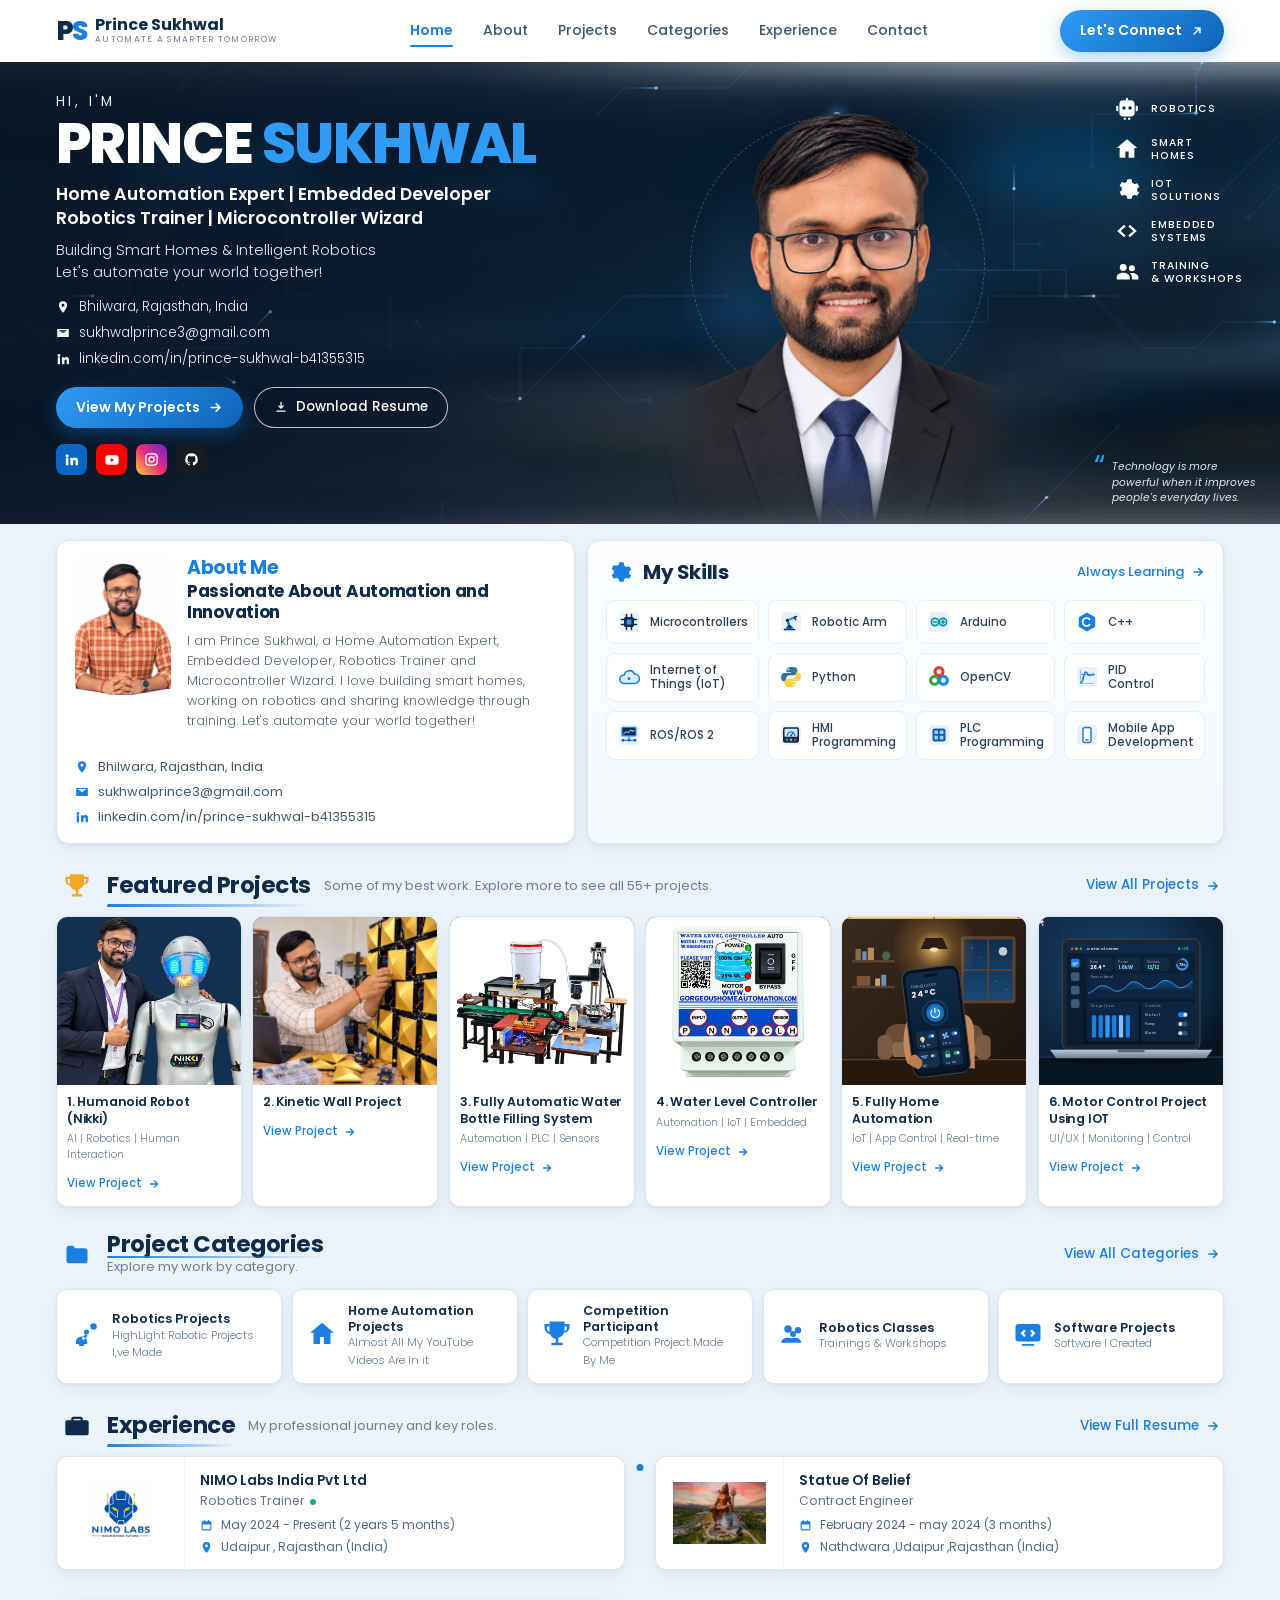
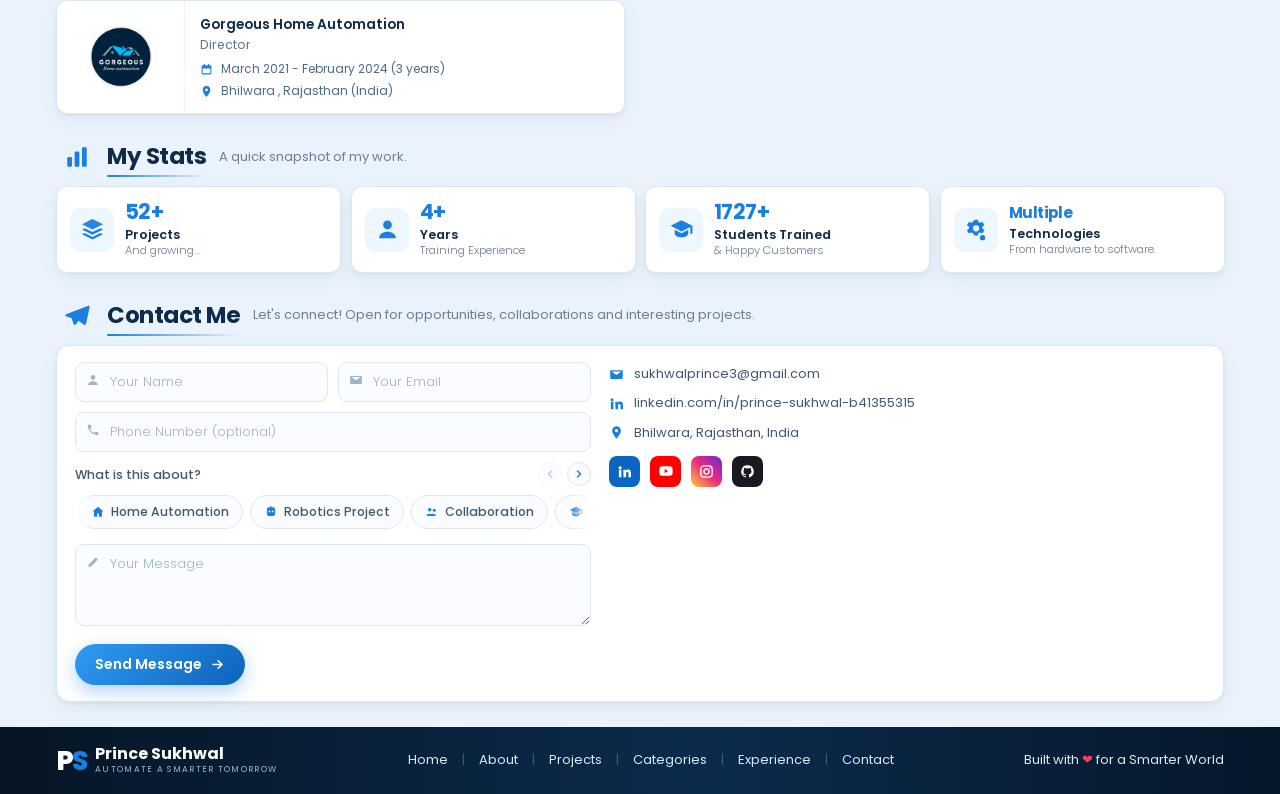
<file: index.html>
<!DOCTYPE html>
<html lang="en">
<head>
<meta charset="UTF-8">
<meta name="viewport" content="width=device-width, initial-scale=1">
<title>Prince Sukhwal — Automate a Smarter Tomorrow</title>
<meta name="description" content="Portfolio of Prince Sukhwal — Home Automation Expert, Embedded Developer and Robotics Trainer.">
<meta name="theme-color" content="#0f2b4a">
<meta property="og:type" content="website">
<meta property="og:title" content="Prince Sukhwal — Automate a Smarter Tomorrow">
<meta property="og:description" content="Robotics, home automation, IoT and embedded projects.">
<meta property="og:image" content="assets/img/hero-person.webp">
<link rel="icon" href="assets/img/favicon.svg" type="image/svg+xml">
<link rel="preconnect" href="https://fonts.googleapis.com">
<link rel="preconnect" href="https://fonts.gstatic.com" crossorigin>
<link href="https://fonts.googleapis.com/css2?family=Poppins:wght@300;400;500;600;700;800&family=Caveat:wght@600;700&display=swap" rel="stylesheet">
<link rel="stylesheet" href="assets/css/style.css">
<link rel="stylesheet" href="assets/css/pages.css">
</head>
<body>
<div id="progress"></div>

<nav class="nav" id="nav"></nav>

<header class="hero" id="home"></header>

<main>
<section id="about"></section>
<section id="projects"></section>
<section id="categories"></section>
<section id="experience"></section>
<section id="stats"></section>
<section id="contact"></section>
</main>

<footer></footer>

<button id="top" aria-label="Back to top">
  <svg width="17" height="17" viewBox="0 0 24 24" fill="none" stroke="currentColor" stroke-width="2.6" stroke-linecap="round"><path d="M12 19V6m-6 6 6-6 6 6"/></svg>
</button>

<noscript><p style="padding:20px;text-align:center">Please enable JavaScript to view this portfolio.</p></noscript>
<script src="data/content.js"></script>
<script src="assets/js/common.js"></script>
<script src="assets/js/home.js"></script>
</body>
</html>
</file>
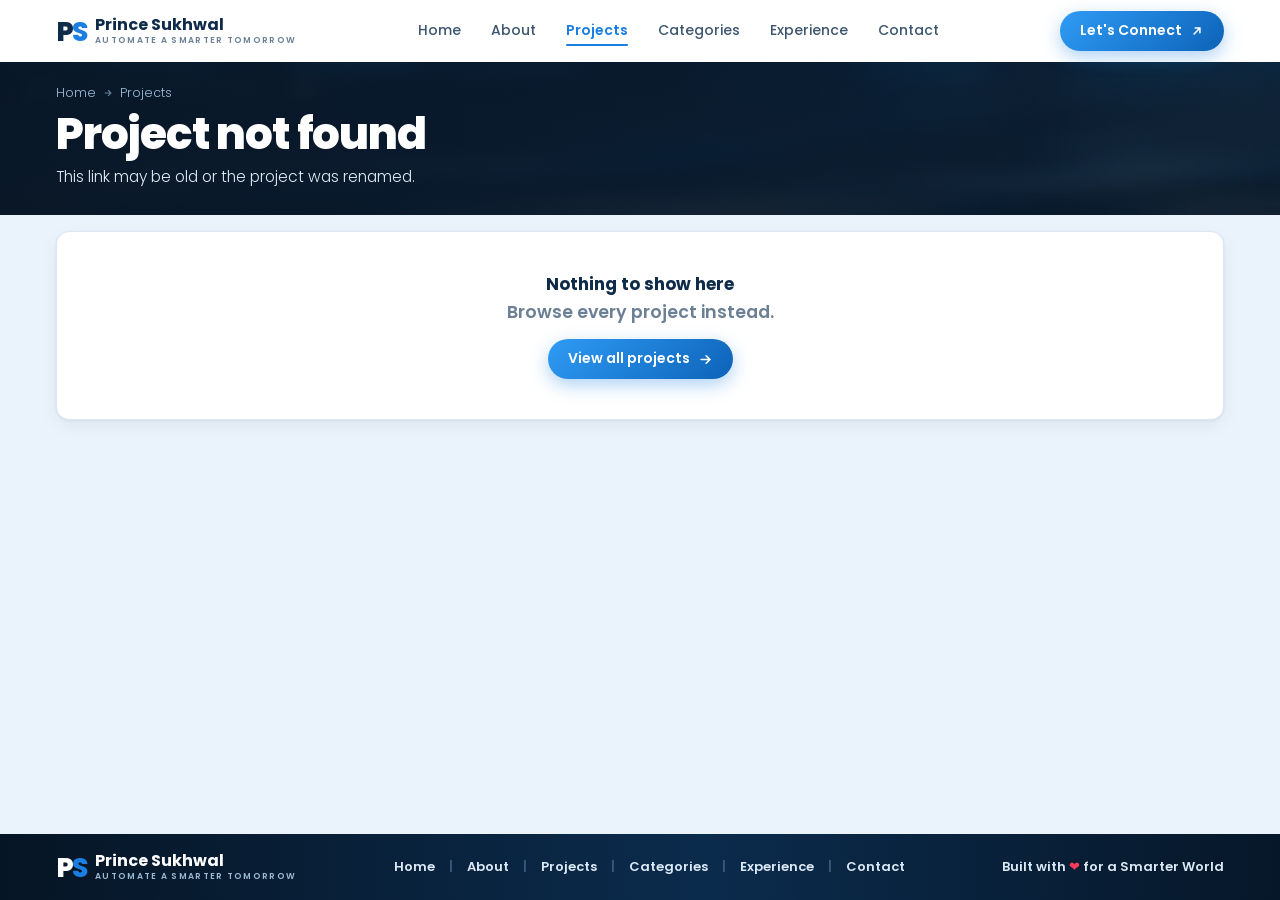
<file: project.html>
<!DOCTYPE html>
<html lang="en">
<head>
<meta charset="UTF-8">
<meta name="viewport" content="width=device-width, initial-scale=1">
<title>Project — Prince Sukhwal</title>
<meta name="description" content="Project details, photos and videos.">
<meta name="theme-color" content="#0f2b4a">
<link rel="icon" href="assets/img/favicon.svg" type="image/svg+xml">
<link rel="preconnect" href="https://fonts.googleapis.com">
<link rel="preconnect" href="https://fonts.gstatic.com" crossorigin>
<link href="https://fonts.googleapis.com/css2?family=Poppins:wght@300;400;500;600;700;800&family=Caveat:wght@600;700&display=swap" rel="stylesheet">
<link rel="stylesheet" href="assets/css/style.css">
<link rel="stylesheet" href="assets/css/pages.css">
</head>
<body class="sub">
<div id="progress"></div>
<nav class="nav" id="nav"></nav>
<header class="phero" id="phero"></header>
<main>
<div id="pd"></div>
</main>
<footer></footer>
<button id="top" aria-label="Back to top">
  <svg width="17" height="17" viewBox="0 0 24 24" fill="none" stroke="currentColor" stroke-width="2.6" stroke-linecap="round"><path d="M12 19V6m-6 6 6-6 6 6"/></svg>
</button>
<script src="data/content.js"></script>
<script src="assets/js/common.js"></script>
<script src="assets/js/project.js"></script>
</body>
</html>
</file>
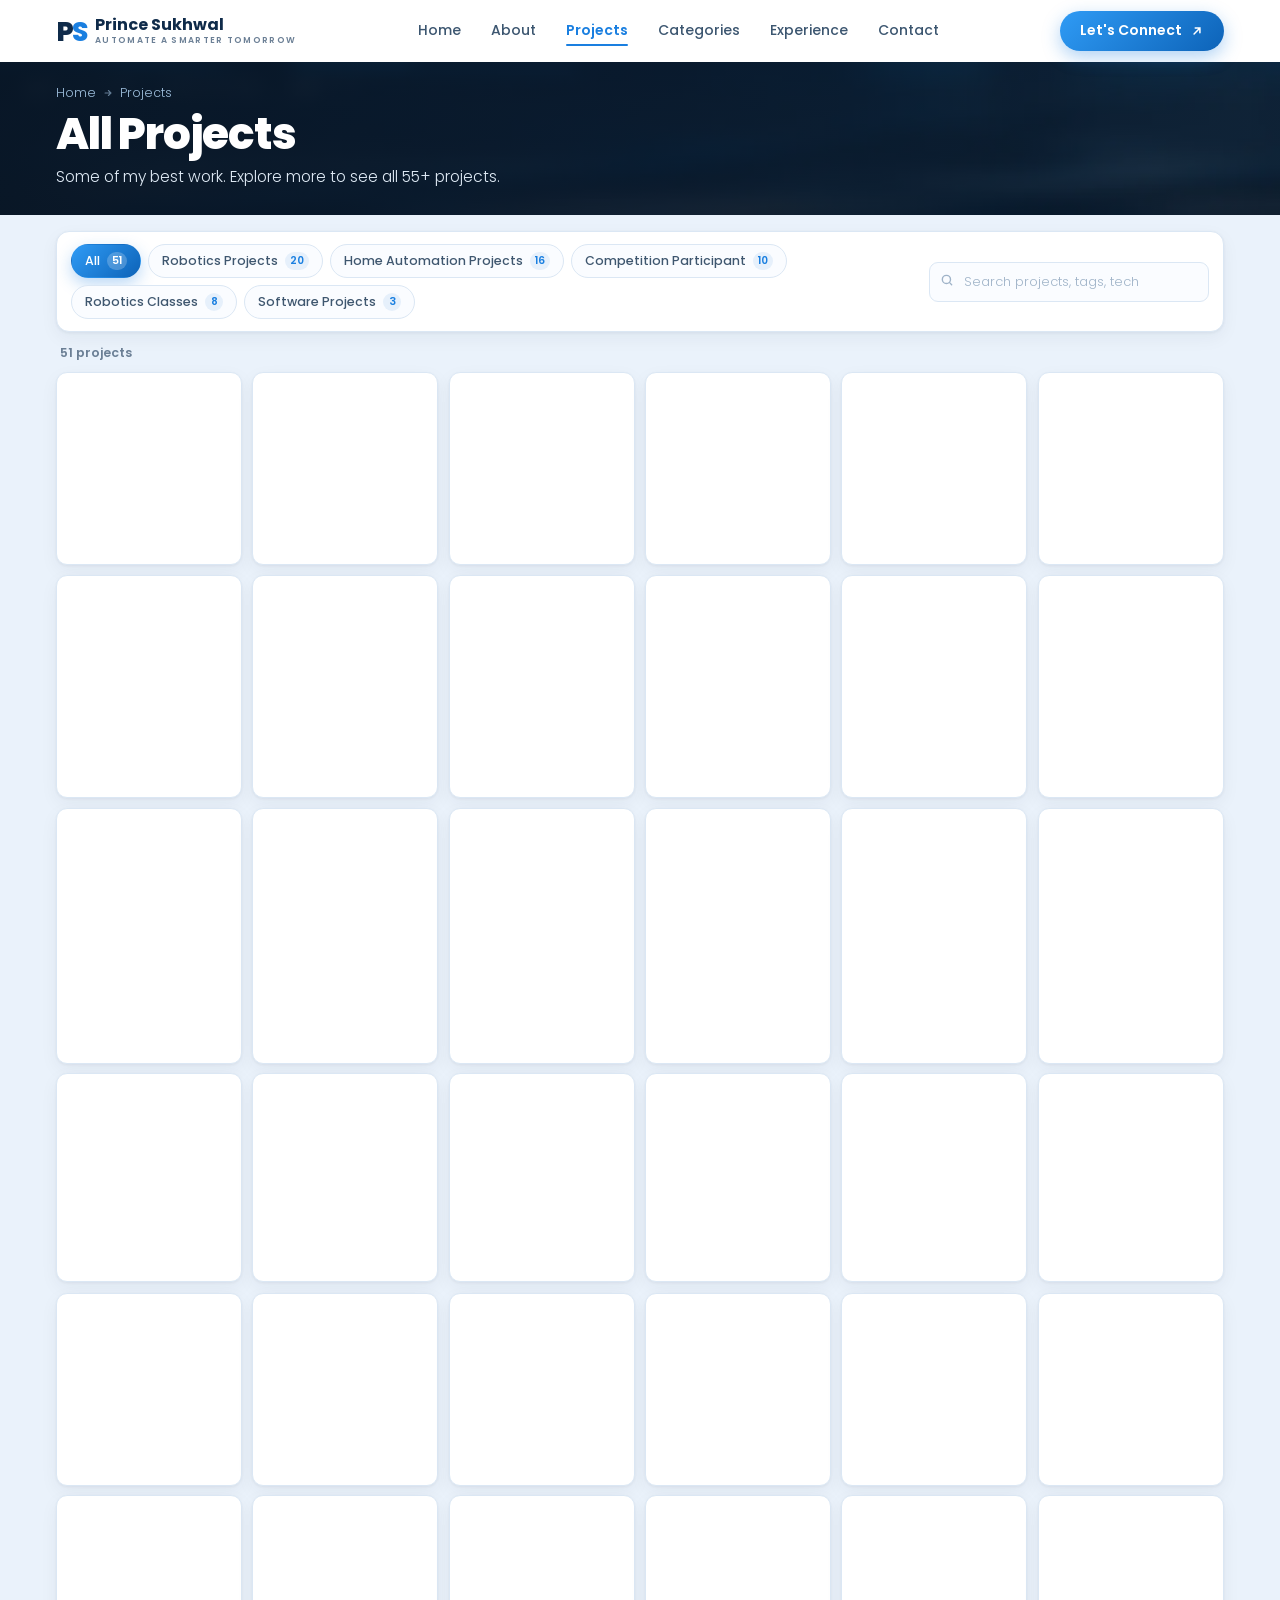
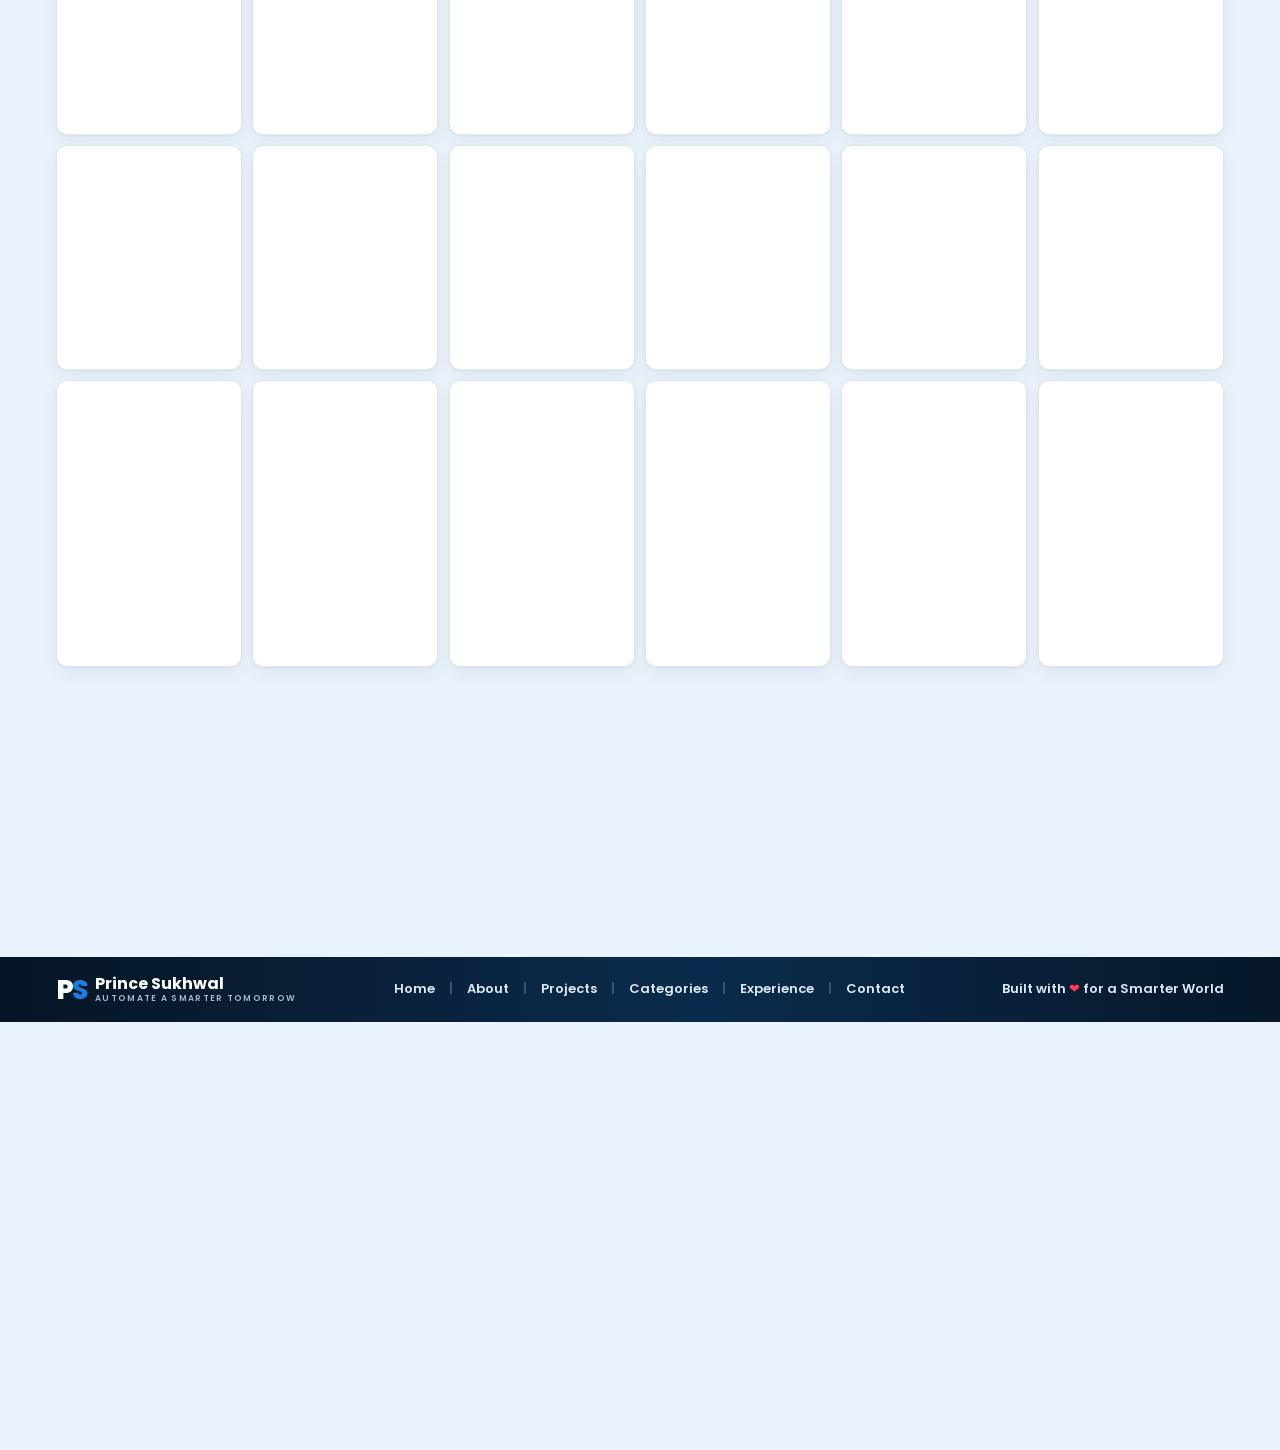
<file: projects.html>
<!DOCTYPE html>
<html lang="en">
<head>
<meta charset="UTF-8">
<meta name="viewport" content="width=device-width, initial-scale=1">
<title>All Projects — Prince Sukhwal</title>
<meta name="description" content="All robotics, home automation, IoT and software projects by Prince Sukhwal.">
<meta name="theme-color" content="#0f2b4a">
<link rel="icon" href="assets/img/favicon.svg" type="image/svg+xml">
<link rel="preconnect" href="https://fonts.googleapis.com">
<link rel="preconnect" href="https://fonts.gstatic.com" crossorigin>
<link href="https://fonts.googleapis.com/css2?family=Poppins:wght@300;400;500;600;700;800&family=Caveat:wght@600;700&display=swap" rel="stylesheet">
<link rel="stylesheet" href="assets/css/style.css">
<link rel="stylesheet" href="assets/css/pages.css">
</head>
<body class="sub">
<div id="progress"></div>
<nav class="nav" id="nav"></nav>
<header class="phero" id="phero"></header>
<main>
<section id="all"><div class="wrap" id="all-wrap"></div></section>
</main>
<footer></footer>
<button id="top" aria-label="Back to top">
  <svg width="17" height="17" viewBox="0 0 24 24" fill="none" stroke="currentColor" stroke-width="2.6" stroke-linecap="round"><path d="M12 19V6m-6 6 6-6 6 6"/></svg>
</button>
<script src="data/content.js"></script>
<script src="assets/js/common.js"></script>
<script src="assets/js/projects.js"></script>
</body>
</html>
</file>
<file: assets/css/style.css>
:root{
  --blue:#1a7fe0;
  --blue-d:#0d63b8;
  --blue-l:#2f9bf5;
  --navy:#0f2b4a;
  --ink:#10263f;
  --grey:#6b7f95;
  --page:#eaf2fb;
  --card:#fff;
  --line:#dbe7f4;
  --foot:#07182c;
  --sh:0 1px 3px rgba(16,38,63,.06),0 6px 18px rgba(16,38,63,.05);
  --sh-h:0 12px 30px rgba(13,99,184,.16);
  --nav-h:62px;
  --wrap:1200px;
}
*{margin:0;padding:0;box-sizing:border-box}
html{scroll-behavior:smooth;scroll-padding-top:74px}
body{font-family:'Poppins',system-ui,sans-serif;background:var(--page);color:var(--ink);
  line-height:1.55;-webkit-font-smoothing:antialiased;overflow-x:hidden}
img{display:block;max-width:100%}
a{text-decoration:none;color:inherit}
button{font-family:inherit;cursor:pointer;border:0;background:none}
:focus-visible{outline:3px solid var(--blue);outline-offset:2px;border-radius:6px}
.wrap{max-width:var(--wrap);margin:0 auto;padding:0 16px}
.script{font-family:'Caveat','Segoe Script','Bradley Hand',cursive;font-weight:700}

/* progress */
#progress{position:fixed;top:0;left:0;height:3px;width:0;z-index:120;background:linear-gradient(90deg,var(--blue),var(--blue-l))}

/* ---------- NAV ---------- */
.nav{position:fixed;inset:0 0 auto 0;height:var(--nav-h);z-index:100;background:#fff;
  transform:translateY(-100%);animation:drop .65s .05s cubic-bezier(.2,.8,.2,1) forwards}
@keyframes drop{to{transform:none}}
.nav.stuck{box-shadow:0 2px 14px rgba(16,38,63,.10)}
.nav-in{max-width:var(--wrap);margin:0 auto;padding:0 16px;height:100%;display:flex;align-items:center;gap:18px}
.logo{display:flex;align-items:center;gap:9px}
.ps{font-weight:800;font-size:27px;letter-spacing:-2px;line-height:1;color:var(--navy)}
.ps span{color:var(--blue)}
.logo b{font-size:16px;font-weight:700;line-height:1.1;display:block;color:var(--navy)}
.logo i{font-style:normal;font-size:8.5px;letter-spacing:1.3px;color:var(--grey);text-transform:uppercase;display:block}
.menu{display:flex;gap:2px;margin:0 auto}
.menu a{position:relative;padding:8px 14px;font-size:14px;font-weight:500;color:#3c5670;border-radius:7px;transition:color .2s,background .2s}
.menu a:hover{color:var(--blue);background:#f1f7fe}
.menu a.active{color:var(--blue);font-weight:600}
.menu a::after{content:'';position:absolute;left:14px;right:14px;bottom:3px;height:2px;background:var(--blue);
  border-radius:2px;transform:scaleX(0);transform-origin:left;transition:transform .3s cubic-bezier(.2,.8,.2,1)}
.menu a.active::after{transform:scaleX(1)}
.pill{display:inline-flex;align-items:center;gap:8px;background:linear-gradient(135deg,var(--blue-l),var(--blue-d));
  color:#fff;font-size:14px;font-weight:600;padding:10px 20px;border-radius:999px;
  box-shadow:0 6px 18px rgba(26,127,224,.35);transition:transform .25s,box-shadow .25s;white-space:nowrap}
.pill:hover{transform:translateY(-2px);box-shadow:0 12px 26px rgba(26,127,224,.45)}
.pill svg{transition:transform .25s}
.pill:hover svg{transform:translate(3px,-3px)}
.burger{display:none;width:40px;height:40px;border-radius:9px;place-items:center;margin-left:auto}
.burger i{display:block;width:19px;height:2px;background:var(--navy);border-radius:2px;position:relative;transition:.3s}
.burger i::before,.burger i::after{content:'';position:absolute;left:0;width:19px;height:2px;background:var(--navy);border-radius:2px;transition:.3s}
.burger i::before{top:-6px}.burger i::after{top:6px}
.burger.on i{background:transparent}
.burger.on i::before{top:0;transform:rotate(45deg)}
.burger.on i::after{top:0;transform:rotate(-45deg)}

/* ---------- HERO ---------- */
.hero{position:relative;margin-top:62px;margin-top:var(--nav-h);overflow:hidden;color:#fff;
  background-color:#0d2036;background-repeat:no-repeat;background-position:center center;
  background-size:cover;min-height:462px}
.hero::before{content:'';position:absolute;inset:0;
  background:linear-gradient(100deg,rgba(8,22,38,.93) 0%,rgba(9,25,44,.80) 34%,rgba(10,28,48,.35) 55%,rgba(10,28,48,.12) 70%)}
.hero-in{position:relative;z-index:4;max-width:var(--wrap);margin:0 auto;padding:30px 16px 26px;min-height:462px;display:flex;align-items:flex-start}
.hero-layer{position:absolute;top:0;bottom:0;left:50%;transform:translateX(-50%);width:100%;max-width:var(--wrap);
  padding:0 16px;z-index:2;pointer-events:none}
.hero-txt{width:47%;max-width:560px;position:relative;z-index:4}
.hi{font-size:13.5px;letter-spacing:3.4px;font-weight:400;color:#e8f2fc}
.big{font-size:clamp(34px,4.6vw,56px);font-weight:800;line-height:1.03;letter-spacing:-1.6px;margin:2px 0 9px}
.big span{color:#2f9bf5}
.sub{font-size:clamp(14px,1.45vw,17.5px);font-weight:600;line-height:1.42;color:#fff}
.sub2{font-size:clamp(12.5px,1.2vw,14.5px);color:#dfeaf5;line-height:1.5;margin-top:9px;font-weight:300}
.cinfo{margin-top:13px;display:flex;flex-direction:column;gap:5px;font-size:13.5px;color:#eaf2fa;font-weight:300}
.cinfo div{display:flex;align-items:center;gap:9px}
.cinfo svg{flex:none;opacity:.95}
.cinfo a:hover{text-decoration:underline}
.hbtns{display:flex;gap:11px;flex-wrap:wrap;margin-top:17px}
.ghost{display:inline-flex;align-items:center;gap:8px;border:1.5px solid rgba(255,255,255,.75);border-radius:999px;
  padding:9px 19px;font-size:13.5px;font-weight:500;color:#fff;background:rgba(9,22,38,.42);transition:.25s}
.ghost:hover{background:#fff;color:var(--navy);transform:translateY(-2px)}
.soc{display:flex;gap:9px;margin-top:16px}
.soc a{width:31px;height:31px;border-radius:8px;display:grid;place-items:center;transition:transform .25s,filter .25s}
.soc a:hover{transform:translateY(-4px) scale(1.07)}
.s-li{background:#0a66c2}.s-yt{background:#ff0000}.s-gh{background:#171a21}
.s-ig{background:linear-gradient(45deg,#f9ce34,#ee2a7b 50%,#6228d7)}

.hero-script{position:absolute;left:47%;top:26px;z-index:3;font-size:clamp(22px,2.9vw,35px);line-height:1.1;
  color:#fff;transform:rotate(-4deg);text-shadow:0 3px 14px rgba(0,0,0,.35)}
.hero-script svg{display:block;margin:2px 0 0 6px}
.hero-script path{stroke:#2f9bf5;stroke-width:5;fill:none;stroke-linecap:round;
  stroke-dasharray:260;stroke-dashoffset:260;animation:draw 1.2s 1.35s ease forwards}
@keyframes draw{to{stroke-dashoffset:0}}

.person{position:absolute;right:15.5%;bottom:0;height:100%;z-index:2}
.person img{height:100%;width:auto;max-width:none;object-fit:contain;object-position:bottom}

.rail{position:absolute;right:16px;top:34px;z-index:5;pointer-events:auto;display:flex;flex-direction:column;gap:14px;width:150px}
.rail .r{display:flex;align-items:center;gap:11px}
.rail .r svg{flex:none;fill:#fff}
.rail .r span{font-size:10.5px;letter-spacing:.9px;font-weight:500;color:#fff;line-height:1.28;text-transform:uppercase}
.rail .r:hover svg{transform:scale(1.12) rotate(-6deg);transition:.3s}
.rq{position:absolute;right:16px;bottom:18px;z-index:5;width:168px;font-size:10.5px;font-style:italic;
  color:#dbe9f7;line-height:1.5;padding-left:16px}
.rq::before{content:'“';position:absolute;left:-2px;top:-8px;font-size:30px;color:#2f9bf5;font-style:normal;line-height:1}

/* ---------- SECTION SHELL ---------- */
section{padding:11px 0}
section:first-of-type{padding-top:16px}
.card{background:var(--card);border:1px solid var(--line);border-radius:13px;box-shadow:var(--sh)}
.shead{display:flex;align-items:center;gap:13px;padding:2px 4px 12px}
.shead .bi{width:34px;height:34px;flex:none;display:grid;place-items:center;color:var(--blue)}
.shead h2{font-size:23px;font-weight:700;letter-spacing:-.5px;color:var(--navy);white-space:nowrap}
.shead p{font-size:13px;color:var(--grey)}
.shead .stack h2{line-height:1.15}
.shead .link{margin-left:auto;color:var(--blue);font-size:13.5px;font-weight:500;display:inline-flex;align-items:center;gap:7px;white-space:nowrap}
.shead .link svg{transition:transform .25s}
.shead .link:hover svg{transform:translateX(5px)}

/* reveal */
.rv{opacity:0;transform:translateY(22px);transition:opacity .65s cubic-bezier(.2,.8,.2,1),transform .65s cubic-bezier(.2,.8,.2,1)}
.rv.in{opacity:1;transform:none}

/* ---------- ABOUT + SKILLS ---------- */
.row-about{display:grid;grid-template-columns:1fr 1fr;gap:12px}
.about{padding:16px 18px;display:grid;grid-template-columns:96px 1fr;gap:16px}
.about .pic{width:96px;height:138px;border-radius:10px;overflow:hidden;background:#dfe9f3}
.about .pic img{width:100%;height:100%;object-fit:cover}
.about h3{color:var(--blue);font-size:19px;font-weight:700;letter-spacing:-.3px;line-height:1.2}
.about h4{font-size:17px;font-weight:700;color:var(--navy);line-height:1.25;margin:1px 0 8px;letter-spacing:-.3px}
.about p{font-size:12.8px;color:#51667c;font-weight:300;line-height:1.55}
.about .ci{margin-top:11px;display:flex;flex-direction:column;gap:5px;font-size:12.8px;color:#3f576f;grid-column:1/-1}
.about .ci div{display:flex;align-items:center;gap:9px}
.about .ci svg{color:var(--blue);flex:none}
.about .ci a:hover{color:var(--blue)}

.skills{padding:16px 18px;background:linear-gradient(180deg,#fbfdff,#f4f9ff)}
.sk-top{display:flex;align-items:center;gap:11px;margin-bottom:12px}
.sk-top h3{font-size:20px;font-weight:700;color:var(--navy);letter-spacing:-.4px}
.sk-top .link{margin-left:auto;color:var(--blue);font-size:13px;font-weight:500;display:inline-flex;gap:7px;align-items:center}
.sk-top .link:hover svg{transform:translateX(4px)}
.sk-top .link svg{transition:transform .25s}
.sk-grid{display:grid;grid-template-columns:repeat(4,1fr);gap:9px}
.sk{display:flex;align-items:center;gap:9px;background:#fff;border:1px solid #e4eefa;border-radius:9px;
  padding:9px 10px;font-size:11.6px;font-weight:500;color:#2c4258;line-height:1.25;
  transition:transform .28s cubic-bezier(.2,.8,.2,1),box-shadow .28s,border-color .28s}
.sk:hover{transform:translateY(-4px);box-shadow:var(--sh-h);border-color:#b9d8f6}
.sk svg{flex:none}

/* ---------- PROJECTS ---------- */
.p-grid{display:grid;grid-template-columns:repeat(6,1fr);gap:10px}
.pj{background:#fff;border:1px solid var(--line);border-radius:11px;overflow:hidden;box-shadow:var(--sh);
  transition:transform .32s cubic-bezier(.2,.8,.2,1),box-shadow .32s}
.pj:hover{transform:translateY(-6px);box-shadow:var(--sh-h)}
.pj .im{position:relative;aspect-ratio:162/148;overflow:hidden;background:#12304f}
.pj .im img{width:100%;height:100%;object-fit:cover;transition:transform .55s cubic-bezier(.2,.8,.2,1)}
.pj:hover .im img{transform:scale(1.07)}
.pj .im::after{content:'';position:absolute;inset:0;background:linear-gradient(115deg,transparent 42%,rgba(255,255,255,.28) 50%,transparent 58%);
  transform:translateX(-130%)}
.pj:hover .im::after{transform:translateX(130%);transition:transform .75s ease}
.pj .bd{padding:9px 10px 11px}
.pj h5{font-size:12.4px;font-weight:600;color:var(--navy);line-height:1.3;letter-spacing:-.2px}
.pj .tg{font-size:10.6px;color:var(--grey);margin:4px 0 7px;font-weight:300}
.pj .vw{font-size:11.6px;color:var(--blue);font-weight:500;display:inline-flex;align-items:center;gap:6px}
.pj:hover .vw svg{transform:translateX(5px)}
.pj .vw svg{transition:transform .25s}

/* ---------- CATEGORIES ---------- */
.c-grid{display:grid;grid-template-columns:repeat(5,1fr);gap:10px}
.ct{display:flex;align-items:center;gap:11px;background:#fff;border:1px solid var(--line);border-radius:11px;
  padding:13px 14px;box-shadow:var(--sh);position:relative;overflow:hidden;
  transition:transform .3s cubic-bezier(.2,.8,.2,1),box-shadow .3s}
.ct::before{content:'';position:absolute;left:0;top:0;bottom:0;width:3px;background:var(--blue);
  transform:scaleY(0);transform-origin:top;transition:transform .32s}
.ct:hover{transform:translateY(-5px);box-shadow:var(--sh-h)}
.ct:hover::before{transform:scaleY(1)}
.ct .ic{flex:none;color:var(--blue);transition:transform .32s}
.ct:hover .ic{transform:scale(1.08) rotate(-6deg)}
.ct b{font-size:12.6px;font-weight:600;color:var(--navy);display:block;line-height:1.25}
.ct span{font-size:11.4px;color:var(--grey);font-weight:300}

/* ---------- EXPERIENCE ---------- */
.e-wrap{position:relative;display:grid;grid-template-columns:1fr 1fr;gap:30px}
.e-wrap::after{content:'';position:absolute;left:50%;top:8px;width:7px;height:7px;border-radius:50%;
  background:var(--blue);transform:translateX(-50%);box-shadow:0 0 0 0 rgba(26,127,224,.5);animation:pulse 2.4s infinite}
@keyframes pulse{70%{box-shadow:0 0 0 10px rgba(26,127,224,0)}100%{box-shadow:0 0 0 0 rgba(26,127,224,0)}}
.ex{display:grid;grid-template-columns:128px 1fr;background:#fff;border:1px solid var(--line);border-radius:11px;
  box-shadow:var(--sh);overflow:hidden;transition:transform .3s,box-shadow .3s}
.ex:hover{transform:translateY(-4px);box-shadow:var(--sh-h)}
.ex .lg{display:grid;place-items:center;padding:12px;border-right:1px solid #eef4fb}
.ex .lg img{max-height:62px;width:auto;object-fit:contain}
.ex .bd{padding:13px 15px}
.ex b{font-size:13.6px;font-weight:600;color:var(--navy);display:block}
.ex .role{font-size:12.4px;color:#5c748d;margin-bottom:6px}
.ex .ln{display:flex;align-items:center;gap:8px;font-size:12px;color:#4d6a86;margin-top:3px}
.ex .ln svg{color:var(--blue);flex:none}
.live{display:inline-block;width:6px;height:6px;border-radius:50%;background:#16b364;margin-left:5px;vertical-align:middle}

/* ---------- STATS ---------- */
.st-grid{display:grid;grid-template-columns:repeat(4,1fr) 1.05fr;gap:10px}
.st{display:flex;align-items:center;gap:12px;background:#fff;border:1px solid var(--line);border-radius:11px;
  padding:13px 15px;box-shadow:var(--sh);transition:transform .3s,box-shadow .3s}
.st:hover{transform:translateY(-5px);box-shadow:var(--sh-h)}
.st .ic{flex:none;color:var(--blue)}
.st .n{font-size:21px;font-weight:700;color:var(--blue);line-height:1.1;letter-spacing:-.6px}
.st .l{font-size:12.6px;font-weight:600;color:var(--navy);line-height:1.2}
.st .s{font-size:11.2px;color:var(--grey);font-weight:300}
.qbox{background:#eaf3fe;border:1px solid #cfe3fa;border-radius:11px;display:grid;place-items:center;
  padding:12px 20px;position:relative}
.qbox p{font-size:22px;line-height:1.14;color:var(--navy);text-align:center;transform:rotate(-2deg)}
.qbox .qm{position:absolute;color:#8fc0ee;font-size:34px;line-height:1;font-family:'Poppins'}
.qbox .q1{left:9px;top:4px}.qbox .q2{right:9px;bottom:-4px}
.qbox svg{display:block;margin:2px auto 0}

/* ---------- CONTACT ---------- */
.contact{display:grid;grid-template-columns:1.18fr .82fr .5fr;gap:18px;padding:16px 18px}
.f2{display:grid;grid-template-columns:1fr 1fr;gap:10px}
.fld{position:relative;margin-bottom:10px}
.fld svg{position:absolute;left:11px;top:11px;color:#9fb3c8;pointer-events:none}
.fld input,.fld textarea{width:100%;border:1px solid var(--line);border-radius:9px;background:#fafcff;
  padding:9px 12px 9px 34px;font-size:13px;color:var(--ink);transition:.22s;resize:vertical}
.fld textarea{min-height:82px}
.fld input::placeholder,.fld textarea::placeholder{color:#9fb3c8;font-weight:300}
.fld input:focus,.fld textarea:focus{outline:none;border-color:var(--blue);background:#fff;box-shadow:0 0 0 3px rgba(26,127,224,.14)}
.send-row{display:flex;align-items:center;gap:12px;flex-wrap:wrap}
#status{font-size:12px;font-weight:500}
#status.ok{color:#0f9d58}#status.err{color:#d93025}
.cinf{display:flex;flex-direction:column;gap:9px;font-size:13px;color:#3f576f;padding-top:2px}
.cinf div{display:flex;align-items:center;gap:10px}
.cinf svg{color:var(--blue);flex:none}
.cinf a:hover{color:var(--blue)}
.cinf .soc{margin-top:4px}
.cbox{background:#eaf3fe;border:1px solid #cfe3fa;border-radius:11px;display:grid;place-items:center;padding:12px}
.cbox p{font-size:21px;line-height:1.15;color:var(--navy);text-align:center;transform:rotate(-3deg)}

/* ---------- FOOTER ---------- */
footer{background:linear-gradient(90deg,#061525,#0b2b4c 55%,#061729);color:#dbe8f5;margin-top:14px;padding:18px 0}
.f-in{max-width:var(--wrap);margin:0 auto;padding:0 16px;display:flex;align-items:center;gap:20px}
.f-in .ps{color:#fff}
.f-in .logo b{color:#fff}.f-in .logo i{color:#9db9d4}
.f-links{display:flex;align-items:center;gap:0;margin:0 auto;font-size:13px}
.f-links a{padding:4px 14px;transition:.2s}
.f-links a:hover{color:#fff}
.f-links em{font-style:normal;color:#39587a}
.f-tag{font-size:13px;white-space:nowrap}
.heart{color:#ff3b5c;display:inline-block;animation:beat 1.5s infinite}
@keyframes beat{30%{transform:scale(1.22)}50%{transform:scale(1)}}

#top{position:fixed;right:18px;bottom:18px;width:42px;height:42px;border-radius:50%;z-index:90;background:var(--blue);
  color:#fff;display:grid;place-items:center;box-shadow:0 8px 22px rgba(26,127,224,.45);opacity:0;
  transform:translateY(16px);pointer-events:none;transition:.32s}
#top.on{opacity:1;transform:none;pointer-events:auto}

/* entrance */
.up{opacity:0;transform:translateY(20px);animation:up .75s cubic-bezier(.2,.8,.2,1) forwards}
.a1{animation-delay:.2s}.a2{animation-delay:.3s}.a3{animation-delay:.4s}.a4{animation-delay:.5s}
.a5{animation-delay:.6s}.a6{animation-delay:.7s}.a7{animation-delay:.8s}
@keyframes up{to{opacity:1;transform:none}}
.fade{opacity:0;animation:fade .9s .55s ease forwards}
@keyframes fade{to{opacity:1}}

/* ---------- RESPONSIVE ---------- */
@media(max-width:1100px){
  .hero-txt{width:54%}
  .person{right:4%}
  .rail,.rq,.hero-script{display:none}
  .p-grid{grid-template-columns:repeat(3,1fr)}
  .c-grid{grid-template-columns:repeat(3,1fr)}
  .st-grid{grid-template-columns:repeat(2,1fr)}
  .qbox{grid-column:span 2}
  .contact{grid-template-columns:1fr 1fr}
  .cbox{grid-column:span 2}
}
@media(max-width:900px){
  .menu{position:fixed;top:var(--nav-h);left:0;right:0;flex-direction:column;background:#fff;margin:0;
    padding:8px 14px 14px;box-shadow:0 14px 26px rgba(16,38,63,.12);transform:translateY(-135%);
    transition:transform .38s cubic-bezier(.2,.8,.2,1)}
  .menu.open{transform:none}
  .menu a{padding:12px 10px;font-size:15px}
  .menu a::after{display:none}
  .burger{display:grid}
  .nav .pill{display:none}
  .row-about{grid-template-columns:1fr}
  .e-wrap{grid-template-columns:1fr;gap:10px}
  .e-wrap::after{display:none}
}
@media(max-width:720px){
  .hero{min-height:auto}
  .hero-in{flex-direction:column;padding-bottom:230px;min-height:auto}
  .hero-txt{width:100%;max-width:none}
  .person{right:50%;transform:translateX(50%);height:250px}
  .sk-grid{grid-template-columns:repeat(2,1fr)}
  .p-grid{grid-template-columns:repeat(2,1fr)}
  .c-grid{grid-template-columns:repeat(2,1fr)}
  .contact{grid-template-columns:1fr}
  .cbox{grid-column:auto}
  .about{grid-template-columns:78px 1fr}
  .about .pic{width:78px;height:112px}
  .f-in{flex-direction:column;text-align:center}
  .f-links{flex-wrap:wrap;justify-content:center}
}
@media(max-width:460px){
  .st-grid{grid-template-columns:1fr}
  .qbox{grid-column:auto}
  .f2{grid-template-columns:1fr}
}
@media(prefers-reduced-motion:reduce){
  *,*::before,*::after{animation-duration:.001ms!important;transition-duration:.001ms!important;animation-iteration-count:1!important}
  .rv{opacity:1;transform:none}.up,.fade{opacity:1;transform:none}
  html{scroll-behavior:auto}
}
.ill *{transform-box:view-box}
.ra-sh{animation:raSh 5s ease-in-out infinite}
.ra-el{animation:raEl 5s ease-in-out infinite}
.ra-wr{animation:raWr 5s ease-in-out infinite}
@keyframes raSh{0%,100%{transform:rotate(-14deg)}45%,55%{transform:rotate(10deg)}}
@keyframes raEl{0%,100%{transform:rotate(-6deg)}45%,55%{transform:rotate(22deg)}}
@keyframes raWr{0%,100%{transform:rotate(20deg)}45%,55%{transform:rotate(-32deg)}}
.ra-box{animation:raBox 5s linear infinite}.ra-b2{animation-delay:-2.5s}
@keyframes raBox{0%{transform:translateX(0)}100%{transform:translateX(150px)}}
.ra-belt{animation:raBelt .6s linear infinite}
@keyframes raBelt{to{transform:translateX(14px)}}
.ra-blink,.ra-led{animation:blink 1.2s steps(2) infinite}
@keyframes blink{50%{opacity:.25}}
.ra-scan{animation:raScan 3.6s ease-in-out infinite}
@keyframes raScan{0%,100%{opacity:0}50%{opacity:1}}
.ha-glow{animation:haGlow 4s ease-in-out infinite;transform-origin:150px 52px}
@keyframes haGlow{0%,100%{opacity:1;transform:scale(1)}50%{opacity:.7;transform:scale(.94)}}
.ha-fan{animation:haFan 1.4s linear infinite;transform-box:fill-box;transform-origin:center}
@keyframes haFan{to{transform:translate(10px,11px) rotate(360deg)}}
.ha-wifi path{opacity:0;animation:haWifi 2.4s ease-out infinite}
.ha-wifi .w2{animation-delay:.3s}.ha-wifi .w3{animation-delay:.6s}
@keyframes haWifi{0%{opacity:0}30%{opacity:.9}70%,100%{opacity:0}}
.ha-ring{animation:haRing 2.4s ease-out infinite;transform-box:fill-box;transform-origin:center}
@keyframes haRing{0%{transform:scale(.8);opacity:1}100%{transform:scale(1.35);opacity:0}}
.ha-strip{animation:haStrip 6s linear infinite}
@keyframes haStrip{0%,100%{fill:#ffcf7a}33%{fill:#7cc4ff}66%{fill:#ff8fb3}}
.us-wave{animation:usWave 4s linear infinite}
@keyframes usWave{to{transform:translateX(-52px)}}
.us-bar{transform-box:fill-box;transform-origin:bottom;animation:usBar 2.4s ease-in-out infinite;animation-delay:var(--d)}
@keyframes usBar{0%,100%{transform:scaleY(.35)}50%{transform:scaleY(1)}}
.us-gauge{stroke-dashoffset:15;animation:usGauge 3s ease-in-out infinite}
@keyframes usGauge{50%{stroke-dashoffset:26}}
.us-tg{fill:#3a4f66;animation:usTg 4s infinite}
@keyframes usTg{0%,49%{fill:#3a4f66}50%,95%{fill:#16b364}100%{fill:#3a4f66}}
.us-knob{animation:usKnob 4s infinite}
@keyframes usKnob{0%,49%{transform:translateX(0)}50%,95%{transform:translateX(8px)}100%{transform:translateX(0)}}
.us-cur{animation:usCur 4s ease-in-out infinite}
@keyframes usCur{0%{transform:translate(150px,120px)}35%,55%{transform:translate(233px,173px)}100%{transform:translate(150px,120px)}}
.us-click{opacity:0;transform-box:fill-box;transform-origin:center;animation:usClick 4s ease-out infinite}
@keyframes usClick{0%,46%{opacity:0;transform:scale(.5)}49%{opacity:1}60%,100%{opacity:0;transform:scale(2.4)}}

/* ================= ADVANCED MOTION LAYER ================= */
#progress{box-shadow:0 0 10px rgba(47,155,245,.8)}
.hero-fx{position:absolute;inset:0;width:100%;height:100%;z-index:1;pointer-events:none;
  -webkit-mask-image:linear-gradient(90deg,rgba(0,0,0,.28),#000 55%);mask-image:linear-gradient(90deg,rgba(0,0,0,.28),#000 55%)}
.fld input,.fld textarea{font-family:inherit}
.shead .stack h2::after{bottom:-1px;height:2px}
.hero{background-size:cover}
.hero.bgmove{background-position:var(--bgx,50%) var(--bgy,50%)}
/* photo */
.person{right:21%;height:97%}
.person img{-webkit-mask-image:linear-gradient(to bottom,#000 86%,transparent),linear-gradient(90deg,transparent,#000 13%,#000 87%,transparent);-webkit-mask-composite:source-in;mask-image:linear-gradient(to bottom,#000 86%,transparent),linear-gradient(90deg,transparent,#000 13%,#000 87%,transparent);mask-composite:intersect;
  filter:drop-shadow(0 10px 30px rgba(0,0,0,.45));transition:transform .5s cubic-bezier(.2,.8,.2,1);will-change:transform}
.person::before{content:'';position:absolute;left:50%;top:14%;width:92%;aspect-ratio:1;transform:translateX(-50%);border-radius:50%;
  background:radial-gradient(circle,rgba(47,155,245,.42),rgba(47,155,245,.08) 55%,transparent 70%);z-index:-1;animation:haloP 5s ease-in-out infinite}
.person::after{content:'';position:absolute;left:50%;top:9%;width:84%;aspect-ratio:1;margin-left:-42%;border-radius:50%;z-index:-1;
  border:1.5px dashed rgba(124,196,255,.35);animation:spin 38s linear infinite}
@keyframes haloP{50%{opacity:.6;transform:translateX(-50%) scale(.93)}}
@keyframes spin{to{transform:rotate(360deg)}}
.person .orbit{position:absolute;left:50%;top:9%;width:84%;aspect-ratio:1;margin-left:-42%;z-index:-1;animation:spin 9s linear infinite}
.person .orbit i{position:absolute;left:50%;top:-4px;width:8px;height:8px;margin-left:-4px;border-radius:50%;background:#7cc4ff;box-shadow:0 0 12px 3px rgba(47,155,245,.8)}
/* name reveal */
.big .ch{display:inline-block;opacity:0;transform:translateY(.55em) rotateX(-80deg);transform-origin:50% 100%;
  animation:chIn .7s cubic-bezier(.2,.8,.2,1) forwards;animation-delay:calc(.25s + var(--i)*38ms)}
.big{perspective:600px}
.big .ch{color:inherit}
.big.split{opacity:1;transform:none;animation:none}
@keyframes chIn{to{opacity:1;transform:none}}
.big span.hl{text-shadow:0 0 26px rgba(47,155,245,.0);animation:hlGlow 3.2s 1.2s ease-in-out infinite}
@keyframes hlGlow{50%{text-shadow:0 0 26px rgba(47,155,245,.55)}}
.sub .caret{display:inline-block;width:2px;height:1em;background:#2f9bf5;margin-left:3px;vertical-align:-2px;animation:blink 1s steps(2) infinite}
/* reveal upgrade */
.rv{transform:translateY(28px) scale(.975);filter:blur(5px);transition:opacity .75s cubic-bezier(.2,.8,.2,1),transform .75s cubic-bezier(.2,.8,.2,1),filter .75s,box-shadow .3s}
.rv.in{filter:none}
.pj .im>img,.pj .im>svg{clip-path:inset(0 0 100% 0);transition:clip-path .9s cubic-bezier(.7,0,.2,1) .15s,transform .55s cubic-bezier(.2,.8,.2,1)}
.pj.in .im>img,.pj.in .im>svg{clip-path:inset(0)}
.pj .im>svg{width:100%;height:100%;display:block}
.pj:hover .im>svg{transform:scale(1.07)}
.shead .bi{transform:scale(.3) rotate(-40deg);opacity:0;transition:transform .7s cubic-bezier(.3,1.6,.5,1) .1s,opacity .4s .1s}
.shead.in .bi{transform:none;opacity:1}
.shead h2{position:relative}
.shead h2::after{content:'';position:absolute;left:0;bottom:-3px;height:2.5px;width:100%;border-radius:2px;
  background:linear-gradient(90deg,var(--blue),transparent);transform:scaleX(0);transform-origin:left;transition:transform .9s cubic-bezier(.2,.8,.2,1) .35s}
.shead.in h2::after{transform:scaleX(1)}
/* skills */
.skills.in .sk{animation:skPop .6s cubic-bezier(.3,1.4,.5,1) backwards;animation-delay:calc(.2s + var(--i)*45ms)}
@keyframes skPop{from{opacity:0;transform:translateY(14px) scale(.85)}}
.sk svg *{transform-box:fill-box}
.pid-cv{stroke-dasharray:1;stroke-dashoffset:0}
.sk:hover .pid-cv,.skills.in .pid-cv{animation:draw1 1.1s ease forwards}
.sk:hover .pid-dot,.skills.in .pid-dot{animation:dotIn 1.1s ease}
@keyframes draw1{from{stroke-dashoffset:1}to{stroke-dashoffset:0}}
@keyframes dotIn{0%,80%{opacity:0}100%{opacity:1}}
.ico-arm .arm-a{transform-box:view-box;transform-origin:10.5px 16.3px}
.ico-arm .arm-b{transform-box:view-box;transform-origin:8.4px 10.2px}
.sk:hover .arm-a{animation:armA 1.6s ease-in-out infinite}
.sk:hover .arm-b{animation:armB 1.6s ease-in-out infinite}
@keyframes armA{50%{transform:rotate(14deg)}}
@keyframes armB{50%{transform:rotate(-24deg)}}
.hmi-n{transform-box:view-box;transform-origin:12px 12.6px}
.sk:hover .hmi-n{animation:needle 1.4s cubic-bezier(.5,0,.3,1.4) infinite alternate}
@keyframes needle{from{transform:rotate(-95deg)}to{transform:rotate(10deg)}}
.sk:hover .hmi-b{animation:blink .8s steps(2) infinite}
.sc-t{stroke-dasharray:1}
.sk:hover .sc-t,.skills.in .sc-t{animation:draw1 1s ease}
.sc-d{opacity:0}
.sk:hover .sc-d{animation:scD 1.3s ease-in-out infinite}
@keyframes scD{0%{opacity:0;transform:translateX(0)}15%{opacity:1}85%{opacity:1}100%{opacity:0;transform:translateX(12px)}}
/* tilt + spotlight */
.tilt{position:relative;will-change:transform}
.tilt::after{content:'';position:absolute;inset:0;border-radius:inherit;pointer-events:none;z-index:3;opacity:0;transition:opacity .3s;
  background:radial-gradient(220px circle at var(--mx,50%) var(--my,50%),rgba(47,155,245,.13),transparent 60%)}
.tilt:hover::after{opacity:1}
.ct::after{border-radius:11px}
/* ripple */
.pill{position:relative;overflow:hidden}
.rip{position:absolute;border-radius:50%;background:rgba(255,255,255,.45);transform:scale(0);animation:rip .65s ease-out forwards;pointer-events:none}
@keyframes rip{to{transform:scale(4);opacity:0}}
/* experience border sweep */
.ex{position:relative}
.ex::before{content:'';position:absolute;left:0;top:0;height:2px;width:100%;background:linear-gradient(90deg,transparent,var(--blue),transparent);
  transform:translateX(-100%);z-index:4}
.ex.in::before{animation:sweep 1.4s .5s ease forwards}
.ex:hover::before{animation:sweep 1.1s ease}
@keyframes sweep{to{transform:translateX(100%)}}
.live{box-shadow:0 0 0 0 rgba(22,179,100,.6);animation:liveP 1.8s infinite}
@keyframes liveP{70%{box-shadow:0 0 0 7px rgba(22,179,100,0)}100%{box-shadow:0 0 0 0 rgba(22,179,100,0)}}
/* stats: 5 equal cards */
.st-grid{grid-template-columns:repeat(4,1fr)}
.st{padding:13px 13px;gap:11px;min-height:84px}
.st .ic{width:44px;height:44px;border-radius:11px;background:#eef6fe;display:grid;place-items:center;transition:transform .45s cubic-bezier(.3,1.6,.5,1),background .3s,color .3s}
.st:hover .ic{transform:rotate(-8deg) scale(1.08);background:var(--blue);color:#fff}
.st .ic svg{width:25px;height:25px}
.st .l{white-space:nowrap}
.st.in .n{animation:numPop .5s 1.3s ease}
@keyframes numPop{50%{transform:scale(1.12)}}
.st .n{display:inline-block;transform-origin:left}
/* contact topic slider */
.cform{min-width:0}
.topic{margin:0 0 10px}
.topic-h{display:flex;align-items:center;justify-content:space-between;margin-bottom:6px}
.topic-h > span:first-child{font-size:12.5px;font-weight:500;color:#3f576f}
.topic-nav{display:flex;gap:5px}
.tn{width:24px;height:24px;border-radius:50%;border:1px solid var(--line);background:#fafcff;color:var(--blue);display:grid;place-items:center;transition:.22s}
.tn:hover{background:var(--blue);color:#fff;border-color:var(--blue)}
.tn:disabled{opacity:.35;pointer-events:none}
.topic-track{position:relative;display:flex;gap:7px;overflow-x:auto;scroll-behavior:smooth;scrollbar-width:none;padding:3px 2px 5px;cursor:grab;
  -webkit-mask-image:linear-gradient(90deg,transparent,#000 14px,#000 calc(100% - 22px),transparent);mask-image:linear-gradient(90deg,transparent,#000 14px,#000 calc(100% - 22px),transparent)}
.topic-track::-webkit-scrollbar{display:none}
.topic-track.drag{cursor:grabbing;scroll-behavior:auto}
.chip{position:relative;z-index:1;flex:none;display:inline-flex;align-items:center;gap:6px;padding:7px 13px;border-radius:999px;
  border:1px solid var(--line);background:#fafcff;font-size:12.3px;font-weight:500;color:#3f576f;white-space:nowrap;
  transition:color .3s,border-color .3s,transform .2s,background .3s}
.chip svg{color:var(--blue);transition:color .3s,transform .4s cubic-bezier(.3,1.6,.5,1)}
.chip:hover{border-color:#b9d8f6;transform:translateY(-2px)}
.chip[aria-checked="true"]{color:#fff;border-color:transparent;background:transparent}
.chip[aria-checked="true"] svg{color:#fff;transform:scale(1.15) rotate(-8deg)}
.topic-ind{position:absolute;z-index:0;top:3px;left:0;height:0;width:0;border-radius:999px;opacity:0;
  background:linear-gradient(135deg,var(--blue-l),var(--blue-d));box-shadow:0 6px 16px rgba(26,127,224,.35);
  transition:transform .45s cubic-bezier(.3,1.3,.5,1),width .45s cubic-bezier(.3,1.3,.5,1),opacity .3s}
.topic.bad .topic-track{animation:shake .45s}
.fld.bad input,.fld.bad textarea{border-color:#d93025;box-shadow:0 0 0 3px rgba(217,48,37,.12);animation:shake .45s}
@keyframes shake{20%,60%{transform:translateX(-5px)}40%,80%{transform:translateX(5px)}}
.fld svg{transition:color .25s,transform .3s}
.fld:focus-within svg{color:var(--blue);transform:scale(1.15)}
#status{transition:opacity .3s}
.pill.done{background:linear-gradient(135deg,#22c07a,#0f9d58);box-shadow:0 6px 18px rgba(15,157,88,.35)}
@media(max-width:1100px){
  .st-grid{grid-template-columns:repeat(2,1fr)}
}
@media(max-width:720px){
  .person{height:250px;right:50%}
  .person::after,.person .orbit{display:none}
  .shead{flex-wrap:wrap;row-gap:2px}
  .shead>p{order:3;flex-basis:100%;padding-left:47px}
  .shead h2{font-size:20px}
  .shead .link{font-size:12.5px}
}

@media(prefers-reduced-motion:reduce){
  .big .ch{opacity:1;transform:none}
  .rv{filter:none}
  .pj .im>img,.pj .im>svg{clip-path:none}
  .shead .bi{opacity:1;transform:none}
  .hero-fx,.person .orbit{display:none}
  .ill *{animation:none!important}
}
</file>
<file: assets/css/pages.css>
/* =========================================================
   Extra pages — built on the same tokens as style.css
   ========================================================= */
.draft-badge{position:fixed;left:14px;bottom:14px;z-index:200;background:#f5a623;color:#10263f;font-size:12px;font-weight:600;
  padding:7px 13px;border-radius:999px;box-shadow:0 6px 18px rgba(0,0,0,.2)}
.pj[data-href]{cursor:pointer}
.im-empty{width:100%;height:100%;display:grid;place-items:center;font-size:52px;font-weight:800;color:#2f9bf5;
  background:linear-gradient(135deg,#12304f,#081829)}

/* ---------- page header band ---------- */
.phero{position:relative;margin-top:var(--nav-h);color:#fff;overflow:hidden;background:#0d2036 center/cover no-repeat}
.phero::before{content:'';position:absolute;inset:0;background:linear-gradient(100deg,rgba(8,22,38,.95) 0%,rgba(9,25,44,.86) 45%,rgba(10,28,48,.55) 100%)}
.phero-in{position:relative;z-index:2;max-width:var(--wrap);margin:0 auto;padding:22px 16px 26px}
.crumb{display:flex;flex-wrap:wrap;align-items:center;gap:7px;font-size:12.5px;color:#9fc0de;font-weight:300}
.crumb a:hover{color:#fff;text-decoration:underline}
.crumb svg{opacity:.6}
.phero h1{font-size:clamp(26px,3.6vw,44px);font-weight:800;line-height:1.08;letter-spacing:-1.2px;margin:8px 0;max-width:900px}
.phero .lead{font-size:clamp(13px,1.3vw,15.5px);color:#dfeaf5;font-weight:300;max-width:720px;line-height:1.55}
.ptags{display:flex;flex-wrap:wrap;gap:7px;margin-top:13px}
.ptag{font-size:11.5px;font-weight:500;padding:5px 11px;border-radius:999px;background:rgba(47,155,245,.16);border:1px solid rgba(124,196,255,.35);color:#cfe6fb}

/* ---------- toolbar / filters ---------- */
.toolbar{padding:12px 14px;display:flex;flex-wrap:wrap;align-items:center;gap:10px 14px;margin-bottom:12px}
.fchips{display:flex;gap:7px;flex-wrap:wrap;flex:1 1 520px}
.fchip{display:inline-flex;align-items:center;gap:7px;padding:7px 13px;border-radius:999px;border:1px solid var(--line);background:#fafcff;
  font-size:12.5px;font-weight:500;color:#3f576f;transition:color .25s,background .25s,border-color .25s,transform .2s,box-shadow .25s}
.fchip:hover{border-color:#b9d8f6;transform:translateY(-2px)}
.fchip i{font-style:normal;font-size:10.5px;min-width:18px;height:18px;padding:0 5px;border-radius:9px;display:grid;place-items:center;background:#e6f0fb;color:var(--blue);font-weight:600}
.fchip[aria-pressed="true"]{color:#fff;border-color:transparent;background:linear-gradient(135deg,var(--blue-l),var(--blue-d));box-shadow:0 6px 16px rgba(26,127,224,.3)}
.fchip[aria-pressed="true"] i{background:rgba(255,255,255,.22);color:#fff}
.toolbar .fld{margin:0;flex:0 1 280px;min-width:200px}
.count-note{font-size:12.5px;color:var(--grey);margin:0 4px 10px}
.empty{padding:40px 20px;text-align:center;color:var(--grey);grid-column:1/-1}
.empty b{display:block;color:var(--navy);font-size:17px;margin-bottom:4px}
.empty .pill{margin-top:14px}
.p-grid.all .pj{content-visibility:auto;contain-intrinsic-size:auto 250px}

/* ---------- project detail ---------- */
.pd-grid{display:grid;grid-template-columns:1.6fr 1fr;gap:12px;align-items:start}
.viewer{padding:10px}
.stage{position:relative;aspect-ratio:16/10;border-radius:9px;overflow:hidden;background:#081829}
.stage.zoomable{cursor:zoom-in}
.stage img{width:100%;height:100%;object-fit:contain}
.stage>svg{width:100%;height:100%;display:block}
.stage .nav-b{position:absolute;top:50%;transform:translateY(-50%);width:38px;height:38px;border-radius:50%;background:rgba(8,22,38,.62);
  color:#fff;display:grid;place-items:center;opacity:0;transition:opacity .25s,background .25s;z-index:2}
.stage:hover .nav-b,.stage .nav-b:focus-visible{opacity:1}
.stage .nav-b:hover{background:var(--blue)}
.stage .prev{left:10px}.stage .next{right:10px}
.stage .zoom{position:absolute;right:10px;bottom:10px;z-index:2;font-size:11px;color:#fff;background:rgba(8,22,38,.62);padding:5px 10px;border-radius:999px;display:flex;gap:6px;align-items:center;pointer-events:none}
@media(hover:none){.stage .nav-b{opacity:1}}
.thumbs{display:flex;gap:7px;overflow-x:auto;padding:9px 1px 2px;scrollbar-width:thin}
.thumbs button{flex:none;width:78px;aspect-ratio:4/3;border-radius:7px;overflow:hidden;border:2px solid transparent;opacity:.62;transition:opacity .2s,border-color .2s,transform .2s;background:#dfe9f3}
.thumbs button img{width:100%;height:100%;object-fit:cover}
.thumbs button:hover{opacity:1;transform:translateY(-2px)}
.thumbs button[aria-current="true"]{opacity:1;border-color:var(--blue)}
.thumbs button.vid{position:relative}
.thumbs button.vid::after{content:'▶';position:absolute;inset:0;display:grid;place-items:center;color:#fff;font-size:15px;background:rgba(0,0,0,.25)}
.stage-cap{font-size:12.5px;color:var(--grey);padding:8px 4px 0;min-height:1.6em}

.side{padding:16px 18px}
.side h3{font-size:17px;font-weight:700;color:var(--navy);letter-spacing:-.3px;margin-bottom:6px}
.side>p{font-size:13px;color:#51667c;font-weight:300;line-height:1.6}
.meta{margin:13px 0 4px;display:grid;gap:9px}
.meta div{display:grid;grid-template-columns:92px 1fr;gap:10px;font-size:12.8px;align-items:start}
.meta dt{color:var(--grey)}
.meta dd{color:var(--navy);font-weight:500}
.meta dd a{color:var(--blue)}
.tech{display:flex;flex-wrap:wrap;gap:6px}
.tech span{font-size:11.5px;font-weight:500;padding:4px 10px;border-radius:999px;background:#eef6fe;color:#1f5d99;border:1px solid #d6e8fa}
.side .acts{display:flex;flex-wrap:wrap;gap:9px;margin-top:15px}
.btn-o{display:inline-flex;align-items:center;gap:8px;border:1.5px solid var(--line);border-radius:999px;padding:9px 17px;font-size:13px;
  font-weight:500;color:var(--navy);background:#fff;transition:.25s}
.btn-o:hover{border-color:var(--blue);color:var(--blue);transform:translateY(-2px)}

.prose{padding:18px 22px;font-size:14px;color:#3f576f;line-height:1.72;font-weight:300;max-width:none}
.prose>*+*{margin-top:.8em}
.prose h3,.prose h4,.prose h5{color:var(--navy);font-weight:700;letter-spacing:-.3px;line-height:1.3;margin-top:1.2em}
.prose h3{font-size:19px}.prose h4{font-size:16px}.prose h5{font-size:14.5px}
.prose p,.prose ul,.prose ol{max-width:78ch}
.prose strong{font-weight:600;color:var(--ink)}
.prose a{color:var(--blue);text-decoration:underline;text-underline-offset:2px}
.prose ul,.prose ol{padding-left:1.3em}
.prose li+li{margin-top:.3em}
.prose li::marker{color:var(--blue)}
.prose code{font-size:.9em;background:#eef4fb;padding:1px 6px;border-radius:5px;color:#0d63b8}
.prose blockquote{border-left:3px solid var(--blue);padding:4px 0 4px 14px;color:var(--navy);font-style:italic}

.hl-list{padding:16px 18px;display:grid;grid-template-columns:repeat(2,1fr);gap:9px 18px}
.hl-list div{display:flex;gap:10px;font-size:13.2px;color:#3f576f;line-height:1.5}
.hl-list svg{flex:none;margin-top:2px;color:#16b364}

.yt-grid{display:grid;grid-template-columns:repeat(2,1fr);gap:12px}
.yt{margin:0;background:#fff;border:1px solid var(--line);border-radius:11px;overflow:hidden;box-shadow:var(--sh)}
.yt-btn,.yt iframe{display:block;width:100%;aspect-ratio:16/9;border:0;position:relative;background:#000;overflow:hidden}
.yt-short{max-width:360px}
.yt-short .yt-btn,.yt-short iframe{aspect-ratio:9/16}
.yt-btn img{width:100%;height:100%;object-fit:cover;transition:transform .5s cubic-bezier(.2,.8,.2,1),filter .3s}
.yt-btn:hover img{transform:scale(1.04);filter:brightness(.85)}
.yt-play{position:absolute;inset:0;display:grid;place-items:center}
.yt-play svg{filter:drop-shadow(0 4px 14px rgba(0,0,0,.4));transition:transform .25s}
.yt-btn:hover .yt-play svg{transform:scale(1.1)}
.yt figcaption{padding:10px 13px;font-size:13px;font-weight:500;color:var(--navy)}

.pn{display:grid;grid-template-columns:1fr 1fr;gap:12px}
.pn a{padding:14px 16px;display:flex;flex-direction:column;gap:3px;transition:transform .3s,box-shadow .3s}
.pn a:hover{transform:translateY(-4px);box-shadow:var(--sh-h)}
.pn span{font-size:12px;color:var(--grey)}
.pn b{font-size:14px;color:var(--navy);font-weight:600}
.pn .nx{text-align:right;align-items:flex-end}
.pn .ph{visibility:hidden}

/* ---------- lightbox ---------- */
.lb{position:fixed;inset:0;z-index:300;background:rgba(5,14,25,.95);display:grid;grid-template-rows:auto 1fr auto;opacity:0;visibility:hidden;transition:opacity .25s,visibility .25s}
.lb.on{opacity:1;visibility:visible}
.lb-top{display:flex;align-items:center;justify-content:space-between;padding:12px 16px;color:#cfe0f0;font-size:13px}
.lb-x,.lb-b{width:42px;height:42px;border-radius:50%;display:grid;place-items:center;color:#fff;background:rgba(255,255,255,.08);transition:background .2s}
.lb-x:hover,.lb-b:hover{background:var(--blue)}
.lb-mid{position:relative;display:grid;place-items:center;min-height:0;padding:0 64px;touch-action:pan-y}
.lb-mid img{max-width:100%;max-height:100%;object-fit:contain;border-radius:6px;user-select:none;-webkit-user-drag:none}
.lb-b{position:absolute;top:50%;transform:translateY(-50%)}
.lb-p{left:12px}.lb-n{right:12px}
.lb-cap{padding:12px 16px 18px;text-align:center;color:#dfeaf5;font-size:13.5px;min-height:46px}
body.lock{overflow:hidden}

/* ---------- responsive ---------- */
@media(max-width:1100px){
  .pd-grid{grid-template-columns:1fr}
}
@media(max-width:720px){
  .yt-grid,.hl-list,.pn{grid-template-columns:1fr}
  .toolbar .fld{flex:1 1 100%}
  .lb-mid{padding:0 8px}
  .lb-b{width:36px;height:36px;background:rgba(0,0,0,.45)}
  .prose{padding:15px 16px}
  .pn .nx{text-align:left;align-items:flex-start}
}
@media(prefers-reduced-motion:reduce){
  .lb{transition:none}
}
body.sub{min-height:100vh;display:flex;flex-direction:column}
body.sub main{flex:1}
@media(min-width:1101px){.side{position:sticky;top:74px}}
</file>
